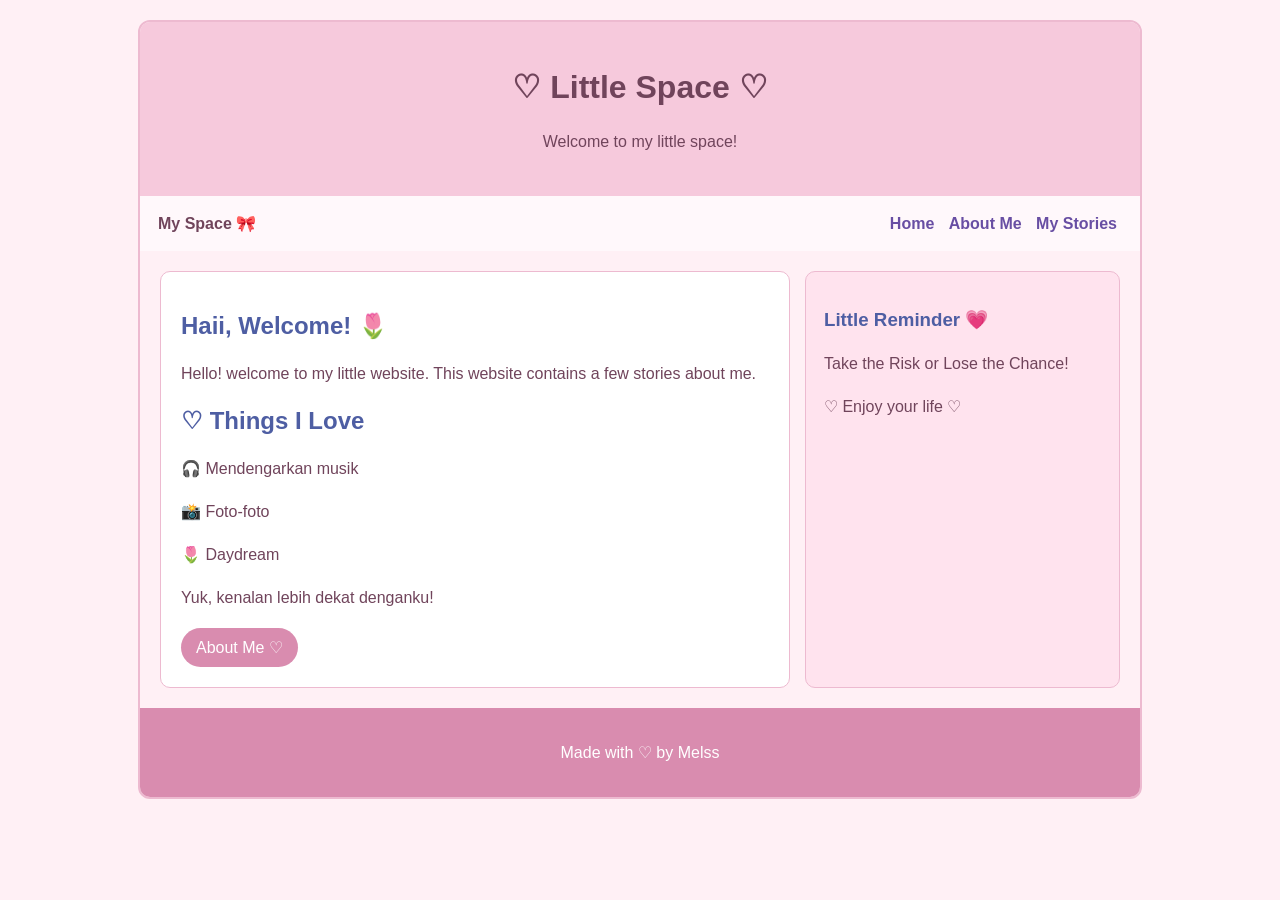
<file: Pertemuan3/index.html>
<!DOCTYPE html>
<html lang="id">
<head>
    <meta charset="UTF-8">
    <title>My Little Space</title>
    <link rel="stylesheet" href="style.css">
</head>
<body>

<div class="container">

    <header>
        <h1>♡ Little Space ♡</h1>
        <p>Welcome to my little space!</p>
    </header>

    <nav>
        <b>My Space 🎀</b>
        <div>
            <a href="index.html">Home</a>
            <a href="datadiri.html">About Me</a>
            <a href="mystories.html">My Stories</a>
        </div>
    </nav>

    <section>
        <article>
            <h2>Haii, Welcome! 🌷</h2>
            <p>
                Hello! welcome to my little website. 
                This website contains a few stories about me.
            </p>

            <h2>♡ Things I Love</h2>
            <p>🎧 Mendengarkan musik</p>
            <p>📸 Foto-foto</p>
            <p>🌷 Daydream</p>

            <p>
                Yuk, kenalan lebih dekat denganku!
            </p>
            <a class="tombol" href="datadiri.html">
                About Me ♡
            </a>
        </article>

        <aside>
            <h3>Little Reminder 💗</h3>
            <p>
                Take the Risk or Lose the Chance!
            </p>
            <p>♡ Enjoy your life ♡</p>
        </aside>
    </section>

    <footer>
        <p>Made with ♡ by Melss</p>
    </footer>

</div>

</body>
</html>
</file>
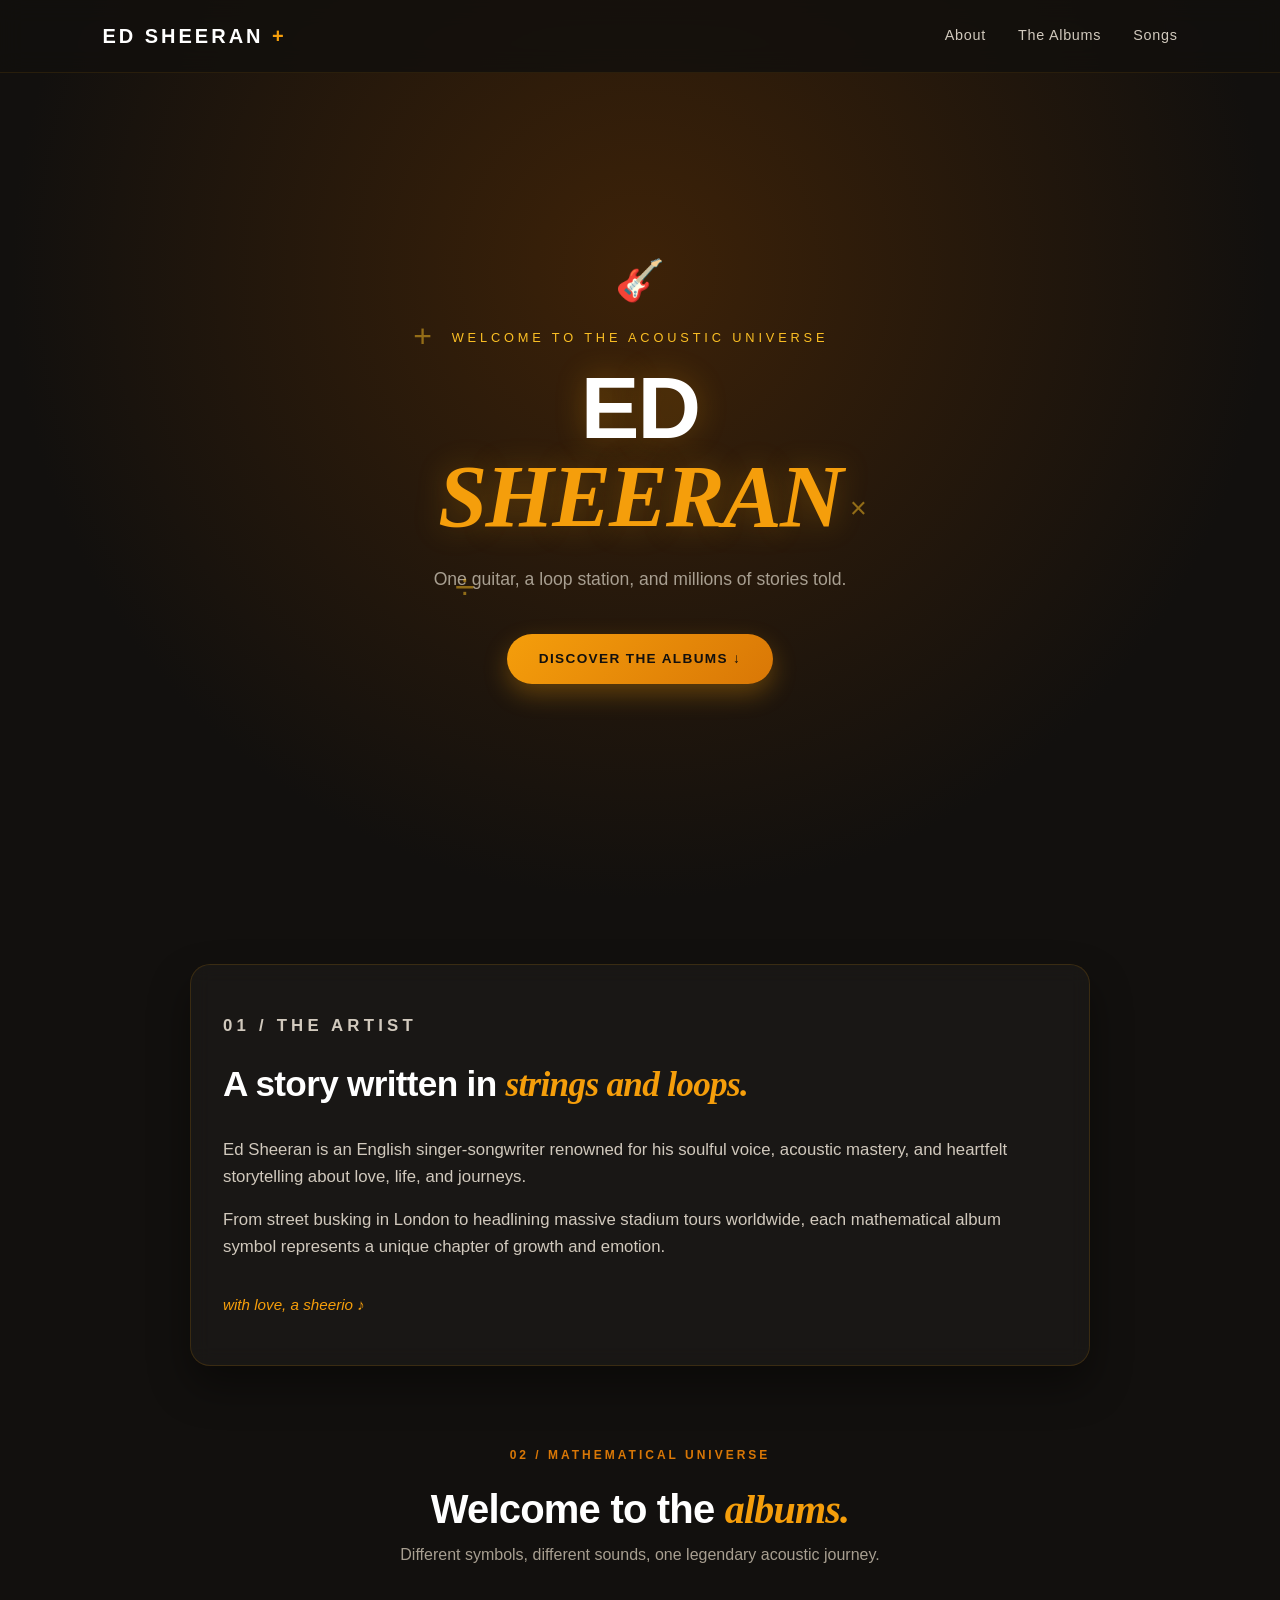
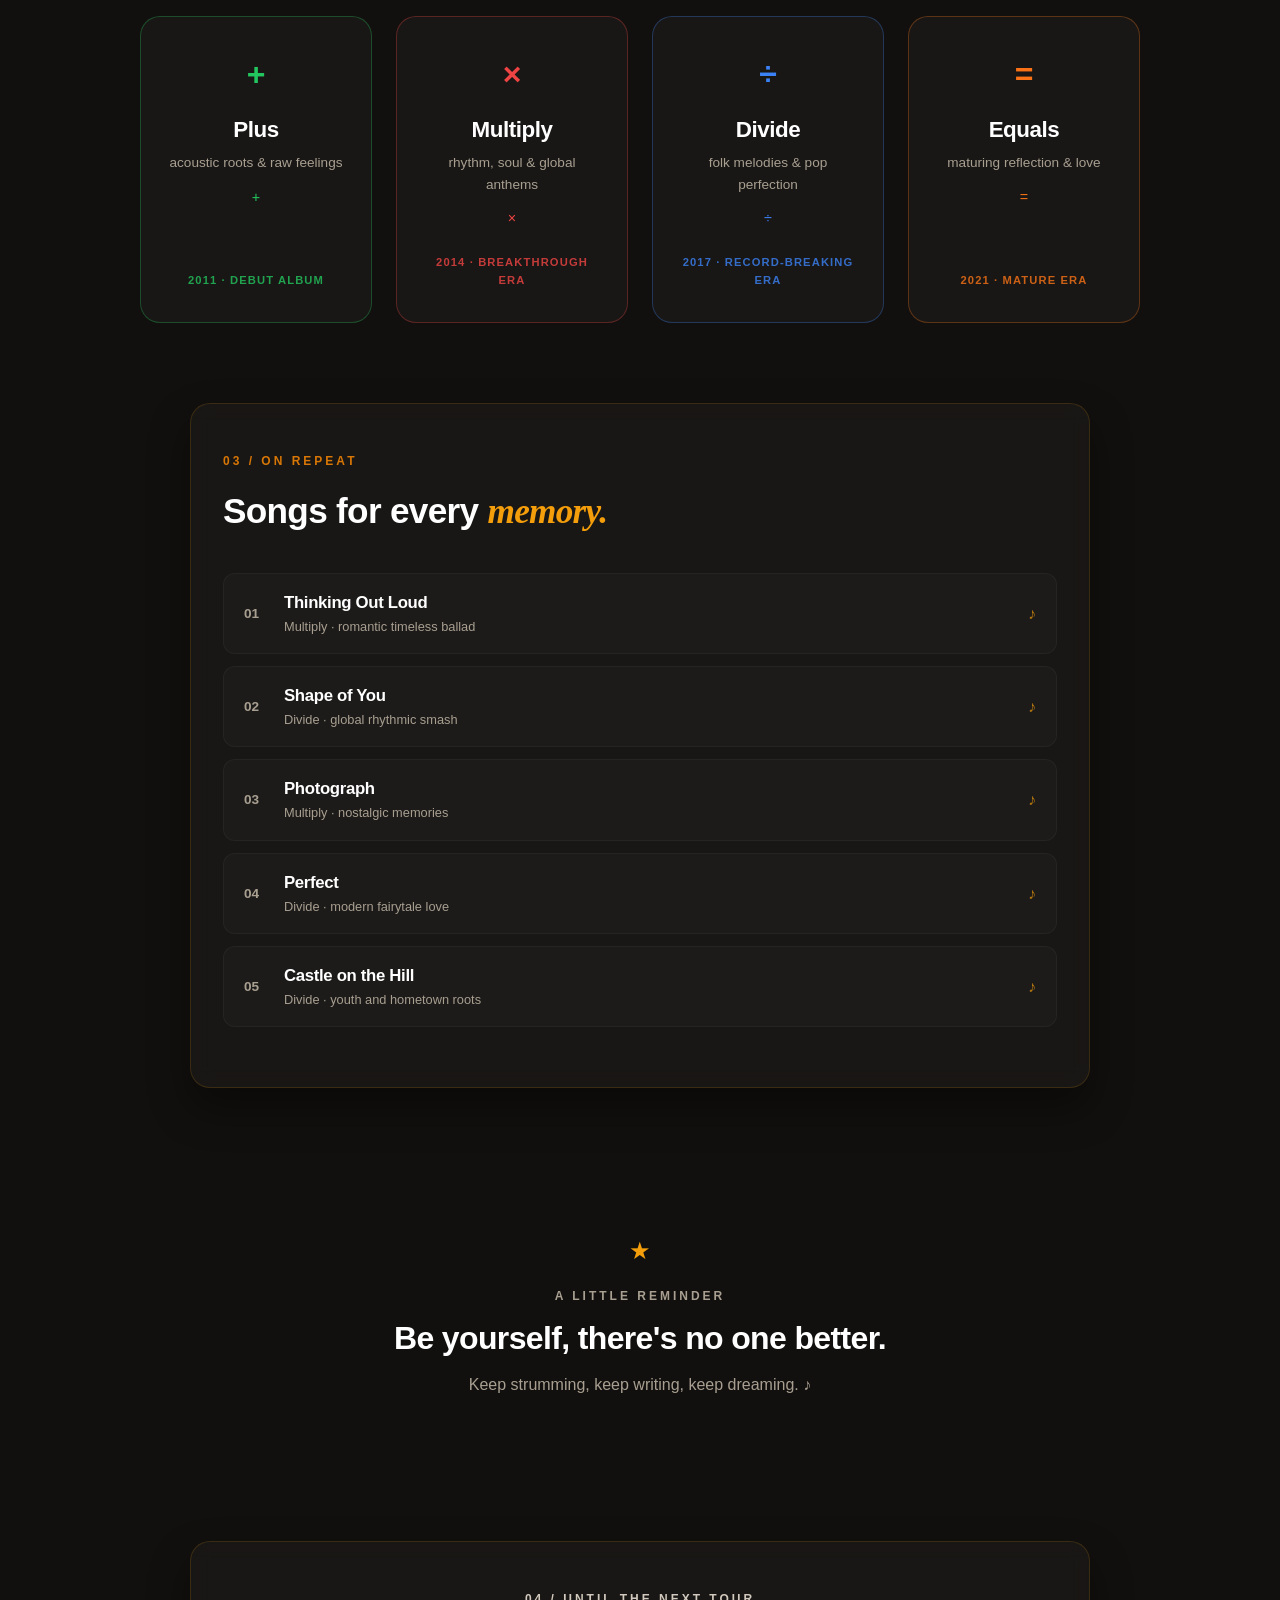
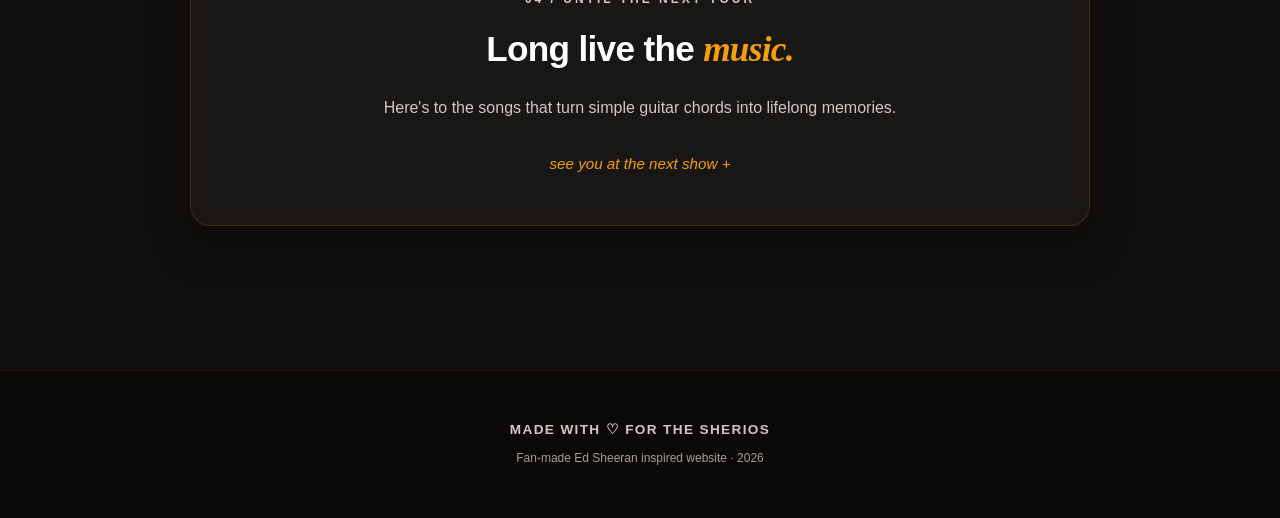
<file: Pertemuan4/index.html>
<!DOCTYPE html>
<html lang="id">
<head>
    <meta charset="UTF-8">
    <meta name="viewport" content="width=device-width, initial-scale=1.0">
    <title>Ed Sheeran | Acoustic & Loop World</title>
    <link rel="stylesheet" href="style.css">
</head>
<body>

    <header id="top">
        <nav>
            <a href="#top" class="logo">ED SHEERAN <span>+</span></a>
            <div class="nav-links">
                <a href="#about">About</a>
                <a href="#eras">The Albums</a>
                <a href="#songs">Songs</a>
            </div>
        </nav>

        <div class="hero">
            <div class="moon">🎸</div>
            <p class="eyebrow">WELCOME TO THE ACOUSTIC UNIVERSE</p>
            <h1>ED<br><em>SHEERAN</em></h1>
            <p class="hero-text">
                One guitar, a loop station, and millions of stories told.
            </p>
            <a href="#eras" class="hero-button">DISCOVER THE ALBUMS ↓</a>
            <span class="floating-star star-one">+</span>
            <span class="floating-star star-two">×</span>
            <span class="floating-star star-three">÷</span>
        </div>
        <div class="wave"></div>
    </header>

    <main>
        <section id="about" class="about section-card">
            <p class="section-label">01 / THE ARTIST</p>
            <h2>A story written in <em>strings and loops.</em></h2>
            <p>
                Ed Sheeran is an English singer-songwriter renowned for his soulful voice,
                acoustic mastery, and heartfelt storytelling about love, life, and journeys.
            </p>
            <p>
                From street busking in London to headlining massive stadium tours worldwide,
                each mathematical album symbol represents a unique chapter of growth and emotion.
            </p>
            <div class="signature">with love, a sheerio ♪</div>
        </section>

        <section id="eras" class="eras-section">
            <p class="section-label">02 / MATHEMATICAL UNIVERSE</p>
            <h2>Welcome to the <em>albums.</em></h2>
            <p class="intro">
                Different symbols, different sounds, one legendary acoustic journey.
            </p>

            <div class="era-grid">
                <article class="era-card era-1989">
                    <div class="era-art">
                        <span class="era-icon">+</span>
                        <h3>Plus</h3>
                        <p>acoustic roots & raw feelings</p>
                        <span class="mini-star">+</span>
                    </div>
                    <p class="era-year">2011 · DEBUT ALBUM</p>
                </article>

                <article class="era-card era-midnights">
                    <div class="era-art">
                        <span class="era-icon">×</span>
                        <h3>Multiply</h3>
                        <p>rhythm, soul & global anthems</p>
                        <span class="mini-star">×</span>
                    </div>
                    <p class="era-year">2014 · BREAKTHROUGH ERA</p>
                </article>

                <article class="era-card era-poets">
                    <div class="era-art">
                        <span class="era-icon">÷</span>
                        <h3>Divide</h3>
                        <p>folk melodies & pop perfection</p>
                        <span class="mini-star">÷</span>
                    </div>
                    <p class="era-year">2017 · RECORD-BREAKING ERA</p>
                </article>

                <article class="era-card era-lover">
                    <div class="era-art">
                        <span class="era-icon">=</span>
                        <h3>Equals</h3>
                        <p>maturing reflection & love</p>
                        <span class="mini-star">=</span>
                    </div>
                    <p class="era-year">2021 · MATURE ERA</p>
                </article>
            </div>
        </section>

        <section id="songs" class="songs-section section-card">
            <p class="section-label">03 / ON REPEAT</p>
            <h2>Songs for every <em>memory.</em></h2>

            <div class="song">
                <span class="song-number">01</span>
                <div class="song-info">
                    <h3>Thinking Out Loud</h3>
                    <p>Multiply · romantic timeless ballad</p>
                </div>
                <span class="song-note">♪</span>
            </div>

            <div class="song">
                <span class="song-number">02</span>
                <div class="song-info">
                    <h3>Shape of You</h3>
                    <p>Divide · global rhythmic smash</p>
                </div>
                <span class="song-note">♪</span>
            </div>

            <div class="song">
                <span class="song-number">03</span>
                <div class="song-info">
                    <h3>Photograph</h3>
                    <p>Multiply · nostalgic memories</p>
                </div>
                <span class="song-note">♪</span>
            </div>

            <div class="song">
                <span class="song-number">04</span>
                <div class="song-info">
                    <h3>Perfect</h3>
                    <p>Divide · modern fairytale love</p>
                </div>
                <span class="song-note">♪</span>
            </div>

            <div class="song">
                <span class="song-number">05</span>
                <div class="song-info">
                    <h3>Castle on the Hill</h3>
                    <p>Divide · youth and hometown roots</p>
                </div>
                <span class="song-note">♪</span>
            </div>
        </section>

        <section class="quote-section">
            <span class="quote-star">★</span>
            <p class="section-label">A LITTLE REMINDER</p>
            <h2>Be yourself, there's no one better.</h2>
            <p>Keep strumming, keep writing, keep dreaming. ♪</p>
        </section>

        <section class="ending section-card">
            <p class="section-label">04 / UNTIL THE NEXT TOUR</p>
            <h2>Long live the <em>music.</em></h2>
            <p>
                Here's to the songs that turn simple guitar chords
                into lifelong memories.
            </p>
            <div class="signature">see you at the next show +</div>
        </section>
    </main>

    <footer>
        <p>MADE WITH ♡ FOR THE SHERIOS</p>
        <small>Fan-made Ed Sheeran inspired website · 2026</small>
    </footer>

    <button id="scrollTopBtn" aria-label="Kembali ke atas"
            title="Back to top">↑</button>

    <script src="script.js"></script>
</body>
</html>
</file>
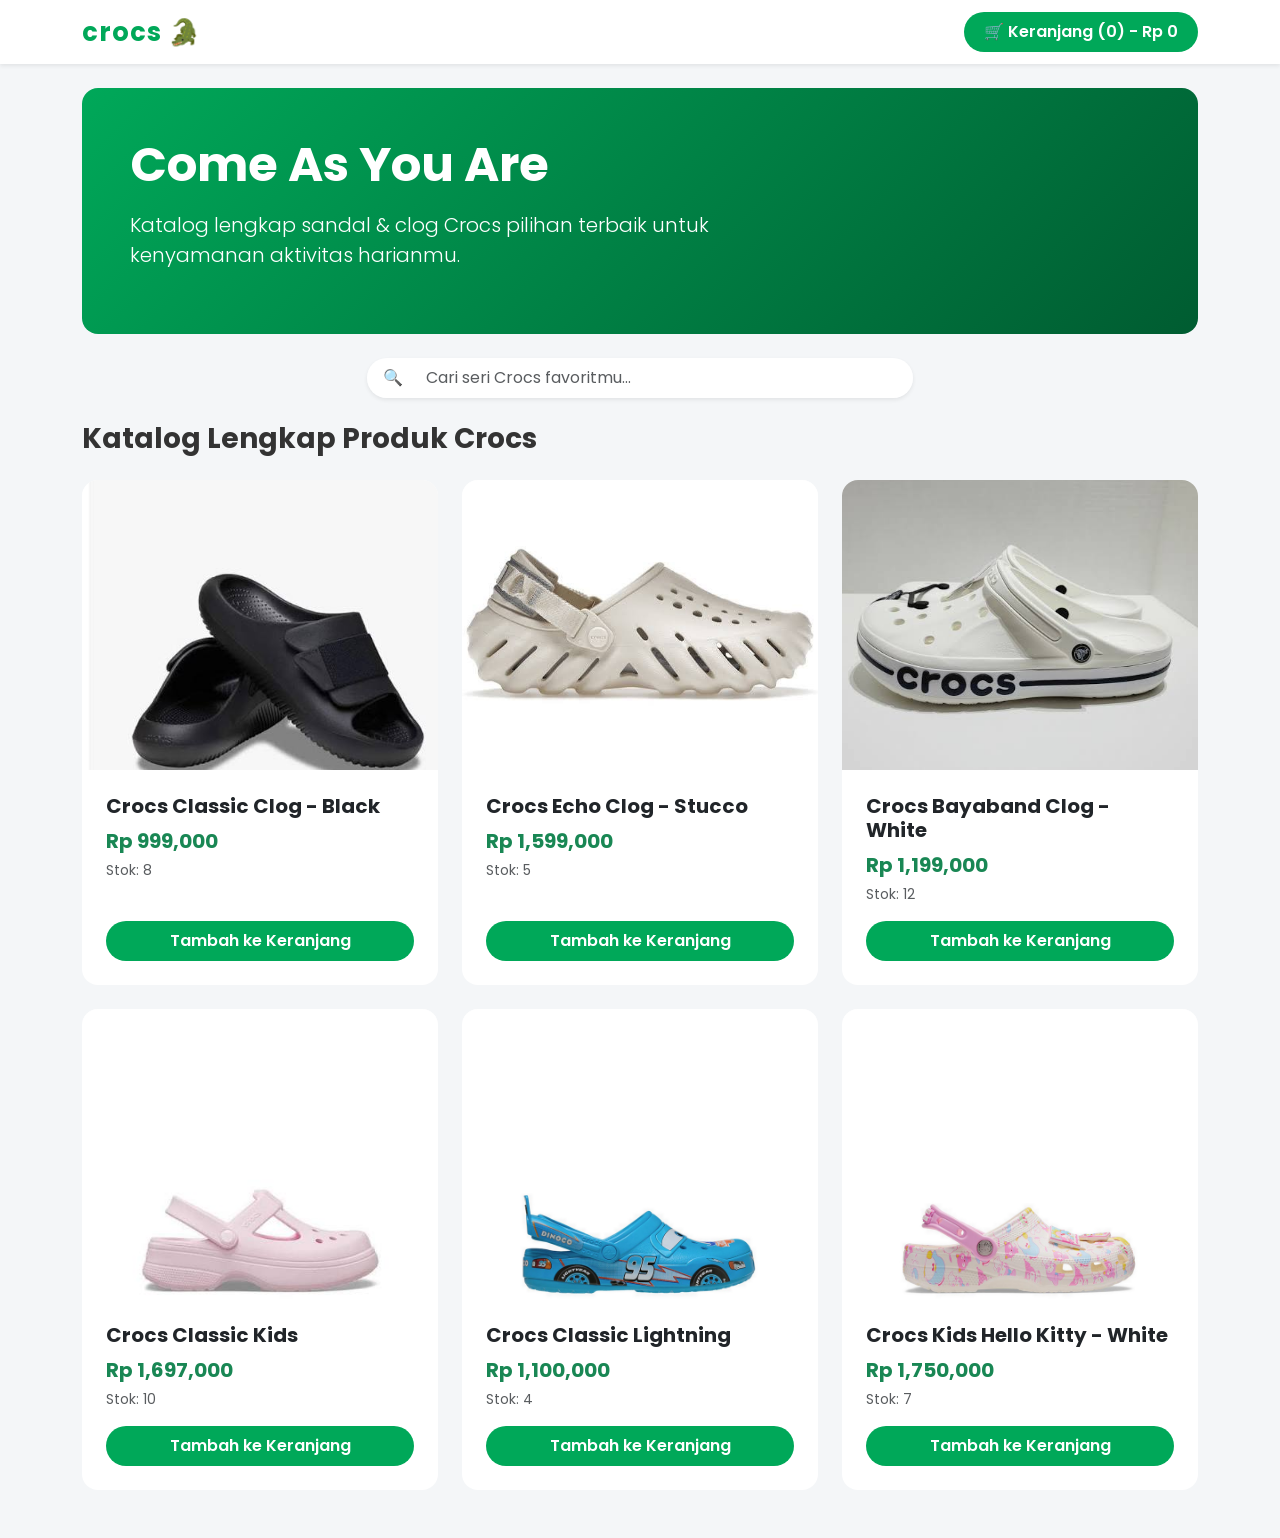
<file: Pertemuan5/index.html>
<!DOCTYPE html>
<html lang="id">
<head>
    <meta charset="UTF-8">
    <meta name="viewport" content="width=device-width, initial-scale=1.0">
    <title>Crocs Official Store - Latihan 5</title>
   
    <link href="https://cdn.jsdelivr.net/npm/bootstrap@5.3.0/dist/css/bootstrap.min.css" rel="stylesheet">
    <!-- Google Fonts -->
    <link href="https://fonts.googleapis.com/css2?family=Poppins:wght@400;600;700&display=swap" rel="stylesheet">
   
    <link rel="stylesheet" href="style.css">
</head>
<body>

   
    <nav class="navbar navbar-expand-lg navbar-light bg-white shadow-sm sticky-top mb-4">
        <div class="container">
            <a class="navbar-brand" href="#">crocs 🐊</a>
            <div class="d-flex align-items-center">
                <button id="toggleCartBtn" class="btn btn-crocs">
                    🛒 Keranjang (<span id="cartCount">0</span>) - Rp <span id="cartTotal">0</span>
                </button>
            </div>
        </div>
    </nav>

    <div class="container mb-5">
        
        <div class="p-4 p-md-5 mb-4 rounded-4 text-white banner-promo">
            <div class="col-md-8 px-0">
                <h1 class="display-5 fw-bold">Come As You Are</h1>
                <p class="lead my-3">Katalog lengkap sandal & clog Crocs pilihan terbaik untuk kenyamanan aktivitas harianmu.</p>
            </div>
        </div>

        <div class="row mb-4">
            <div class="col-md-6 mx-auto">
                <div class="input-group shadow-sm rounded-pill overflow-hidden">
                    <span class="input-group-text bg-white border-0 ps-3">🔍</span>
                    <input type="text" id="searchInput" class="form-control border-0 py-2" placeholder="Cari seri Crocs favoritmu...">
                </div>
            </div>
        </div>

        <div id="cartPanel" class="card shadow-lg mb-4 cart-panel">
            <div class="card-header bg-dark text-white d-flex justify-content-between align-items-center py-3">
                <h5 class="mb-0 fw-bold">🛒 Keranjang Belanja Crocs</h5>
                <button id="clearCartBtn" class="btn btn-sm btn-outline-danger rounded-pill">Kosongkan Keranjang</button>
            </div>
            <div class="card-body">
                <ul id="cartList" class="list-group list-group-flush mb-3">
                    <li class="list-group-item text-muted text-center py-3">Keranjangmu masih kosong. Yuk pilih Crocs favoritmu!</li>
                </ul>
                <div class="d-flex justify-content-between align-items-center fw-bold fs-5 px-2">
                    <span>Total Harga:</span>
                    <span class="text-success">Rp <span id="cartPanelTotal">0</span></span>
                </div>
                <button id="checkoutBtn" class="btn btn-crocs w-100 mt-3 py-2 fs-6">Checkout Sekarang</button>
            </div>
        </div>

        <div id="orderSummary" class="mt-4"></div>

        
        <h3 class="fw-bold mb-4">Katalog Lengkap Produk Crocs</h3>
        <div id="productContainer" class="row g-4">
       
        </div>
    </div>

    <script src="https://code.jquery.com/jquery-3.6.0.min.js"></script>
    <script src="https://cdn.jsdelivr.net/npm/bootstrap@5.3.0/dist/js/bootstrap.bundle.min.js"></script>

    <script>
       
        const products = [

        { id: 1, nama: "Crocs Classic Clog - Black", harga: 999000, stok: 8, img: "images/Crocs Mellow Recovery Slide.jpg" },
        { id: 2, nama: "Crocs Echo Clog - Stucco", harga: 1599000, stok: 5, img: "images/Crocs Echo Clog - Stucco.jpg" },
        { id: 3, nama: "Crocs Bayaband Clog - White", harga: 1199000, stok: 12, img: "images/Crocs Bayaband Clog - White.jpg" },
        { id: 4, nama: "Crocs Classic Kids", harga: 1697000, stok: 10, img: "images/Crocs classic Kids Mary Jane.jpg" },
        { id: 5, nama: "Crocs Classic Lightning", harga: 1100000, stok: 4, img: "images/Crocs classic Lightning McQueen.jpg" },
        { id: 6, nama: "Crocs Kids Hello Kitty - White", harga: 1750000, stok: 7, img: "images/Crocs Hello Kitty.jpg" },
   
        ];

        let cart = [];

        $(document).ready(function() {
            renderProducts();

          
            $("#toggleCartBtn").click(function() {
                $("#cartPanel").fadeToggle("fast");
            });

            $("#searchInput").on("keyup", function() {
                let keyword = $(this).val().toLowerCase();
                
                $(".product-card-wrapper").each(function() {
                    let productName = $(this).data("name").toLowerCase();
                    $(this).toggle(productName.indexOf(keyword) > -1);
                });
            });

            $("#clearCartBtn").click(function() {
                if (cart.length === 0) {
                    alert("Keranjang belanja sudah kosong!");
                    return;
                }

               
                if (confirm("Apakah Anda yakin ingin mengosongkan keranjang belanja?")) {
                    cart.forEach(cartItem => {
                        let product = products.find(p => p.id === cartItem.id);
                        if (product) {
                            product.stok += cartItem.qty;
                            document.getElementById(`stock-${product.id}`).innerText = "Stok: " + product.stok;
                        }
                    });

                    cart = [];
                    $("#cartList").empty().html('<li class="list-group-item text-muted text-center py-3">Keranjangmu masih kosong. Yuk pilih Crocs favoritmu!</li>');
                    updateCartDisplay();
                }
            });

            $("#checkoutBtn").click(function() {
                if (cart.length === 0) {
                    alert("Keranjang Anda masih kosong. Silakan pilih produk terlebih dahulu!");
                    return;
                }

                let namaPembeli = prompt("Masukkan nama pembeli untuk pesanan Crocs:");
                if (namaPembeli) {
                    let totalHargaStr = cart.reduce((sum, item) => sum + (item.harga * item.qty), 0);

                    let listItemsHTML = cart.map(item => 
                        `<li class="list-group-item d-flex justify-content-between align-items-center">
                            <span>${item.nama} <strong>(x${item.qty})</strong></span>
                            <span>Rp ${(item.harga * item.qty).toLocaleString()}</span>
                        </li>`
                    ).join("");

                    let ringkasanHTML = `
                        <div class="alert alert-success shadow border-0 rounded-4 p-4">
                            <h4 class="alert-heading fw-bold">🎉 Pesanan Berhasil Dibuat!</h4>
                            <p>Terima kasih telah berbelanja di Crocs Official Store, <strong>${namaPembeli}</strong>.</p>
                            <hr>
                            <h6 class="fw-bold">Rincian Pembelian:</h6>
                            <ul class="list-group mb-3">
                                ${listItemsHTML}
                            </ul>
                            <div class="d-flex justify-content-between align-items-center fw-bold fs-5">
                                <span>Total Pembayaran:</span>
                                <span>Rp ${totalHargaStr.toLocaleString()}</span>
                            </div>
                        </div>
                    `;
                    
                    $("#orderSummary").html(ringkasanHTML);
                    
                    cart = [];
                    $("#cartList").empty().html('<li class="list-group-item text-muted text-center py-3">Keranjangmu masih kosong. Yuk pilih Crocs favoritmu!</li>');
                    updateCartDisplay();
                    $("#cartPanel").fadeOut();

                    $('html, body').animate({
                        scrollTop: $("#orderSummary").offset().top - 100
                    }, 500);
                }
            });
        });

        function renderProducts() {
            const container = document.getElementById("productContainer");
            container.innerHTML = "";

            products.forEach(product => {
                const colDiv = document.createElement("div");
                colDiv.className = "col-12 col-md-6 col-lg-4 product-card-wrapper";
                colDiv.setAttribute("data-name", product.nama);

                const cardDiv = document.createElement("div");
                cardDiv.className = "card card-product h-100";

                const img = document.createElement("img");
                img.src = product.img;
                img.className = "card-img-top product-img";
                img.alt = product.nama;

                const cardBody = document.createElement("div");
                cardBody.className = "card-body d-flex flex-column p-4";

                const title = document.createElement("h5");
                title.className = "card-title fw-bold mb-2";
                title.appendChild(document.createTextNode(product.nama));

                const price = document.createElement("p");
                price.className = "card-text text-success fs-5 fw-bold mb-1";
                price.appendChild(document.createTextNode("Rp " + product.harga.toLocaleString()));

                const stock = document.createElement("p");
                stock.className = "card-text text-muted small mb-3";
                stock.id = `stock-${product.id}`;
                stock.appendChild(document.createTextNode("Stok: " + product.stok));

                const btn = document.createElement("button");
                btn.className = "btn btn-crocs w-100 mt-auto";
                btn.appendChild(document.createTextNode("Tambah ke Keranjang"));
                btn.onclick = function() {
                    addToCart(product.id);
                };

                cardBody.appendChild(title);
                cardBody.appendChild(price);
                cardBody.appendChild(stock);
                cardBody.appendChild(btn);

                cardDiv.appendChild(img);
                cardDiv.appendChild(cardBody);

                colDiv.appendChild(cardDiv);
                container.appendChild(colDiv);
            });
        }

   
        function addToCart(productId) {
            let product = products.find(p => p.id === productId);

            if (product.stok <= 0) {
                alert("Maaf! Stok untuk produk " + product.nama + " sudah habis.");
                return;
            }

            product.stok--;
            document.getElementById(`stock-${product.id}`).innerText = "Stok: " + product.stok;

            let cartItem = cart.find(item => item.id === productId);
            if (cartItem) {
                cartItem.qty++;
            } else {
                cart.push({ id: product.id, nama: product.nama, harga: product.harga, qty: 1 });
            }

            updateCartUI();
        }

      
        function updateCartUI() {
            let cartList = $("#cartList");
            cartList.empty();

            if (cart.length === 0) {
                cartList.html('<li class="list-group-item text-muted text-center py-3">Keranjangmu masih kosong. Yuk pilih Crocs favoritmu!</li>');
            } else {
                cart.forEach(item => {
                    let li = $(`
                        <li class="list-group-item d-flex justify-content-between align-items-center py-3">
                            <div>
                                <h6 class="mb-0 fw-bold">${item.nama}</h6>
                                <small class="text-muted">${item.qty} x Rp ${item.harga.toLocaleString()}</small>
                            </div>
                            <button class="btn btn-sm btn-outline-danger remove-item rounded-pill" data-id="${item.id}">Hapus</button>
                        </li>
                    `);
        
                    li.hide().appendTo(cartList).fadeIn(300);
                });
            }

            $(".remove-item").click(function() {
                let id = $(this).data("id");
                removeItemFromCart(id, $(this).closest("li"));
            });

            updateCartDisplay();
        }
        function removeItemFromCart(productId, liElement) {
            // 4. Pop-up confirm() sebelum hapus
            if (confirm("Apakah Anda yakin ingin menghapus item ini dari keranjang?")) {
                let index = cart.findIndex(item => item.id === productId);
                if (index !== -1) {
                    let removed = cart[index];
                    
                    let product = products.find(p => p.id === productId);
                    product.stok += removed.qty;
                    document.getElementById(`stock-${product.id}`).innerText = "Stok: " + product.stok;

                    cart.splice(index, 1);
                }

                liElement.fadeOut(300, function() {
                    $(this).remove();
                    if (cart.length === 0) {
                        $("#cartList").html('<li class="list-group-item text-muted text-center py-3">Keranjangmu masih kosong. Yuk pilih Crocs favoritmu!</li>');
                    }
                    updateCartDisplay();
                });
            }
        }

       
        function updateCartDisplay() {
            let totalItems = cart.reduce((sum, item) => sum + item.qty, 0);
            let totalPrice = cart.reduce((sum, item) => sum + (item.harga * item.qty), 0);

            $("#cartCount").text(totalItems);
            $("#cartTotal").text(totalPrice.toLocaleString());
            $("#cartPanelTotal").text(totalPrice.toLocaleString());
        }
    </script>
</body>
</html>
</file>
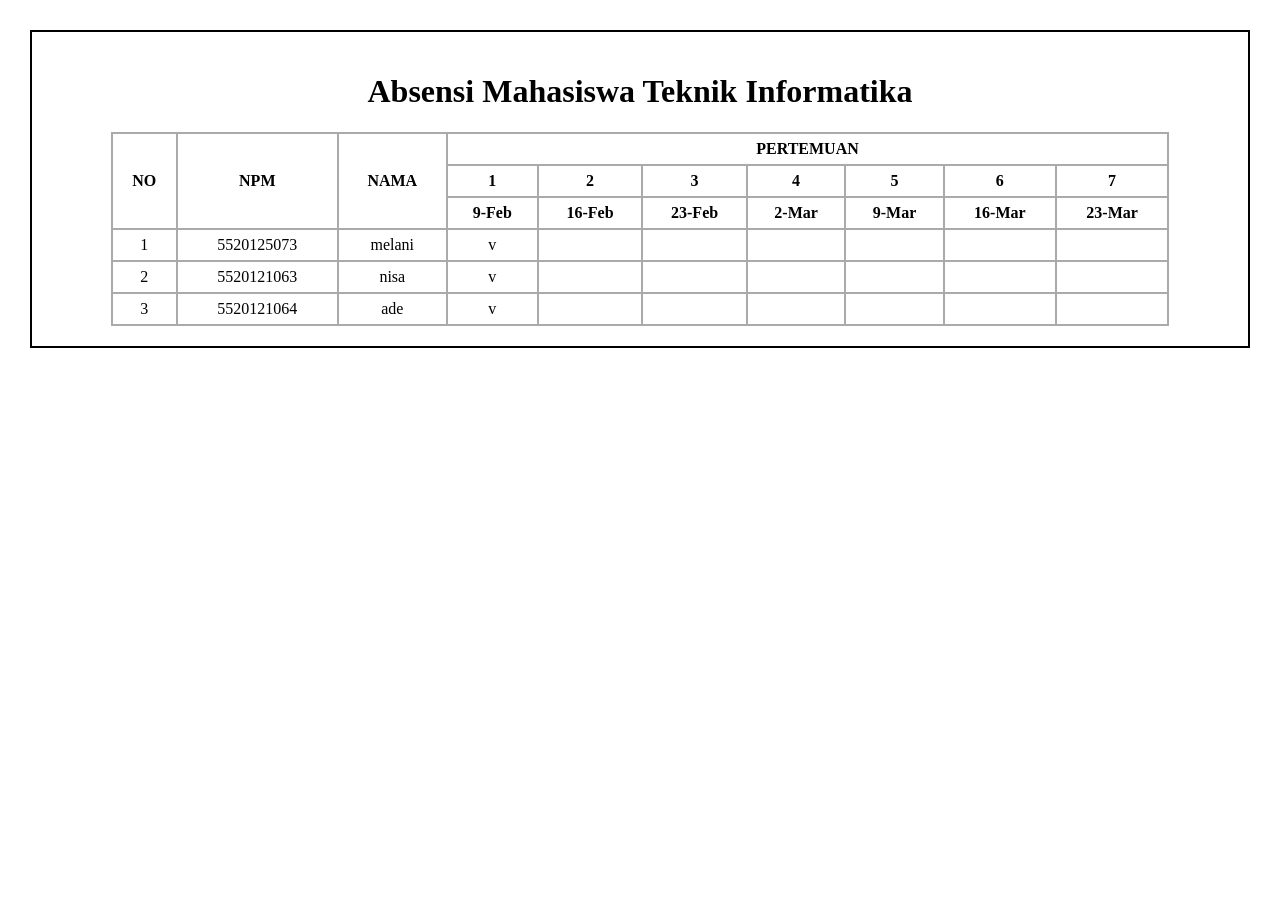
<file: Pertemuan2/no1.html>
<!DOCTYPE html>
<html lang="id">
<head>
    <meta charset="UTF-8">
    <title>Absensi Mahasiswa</title>
    <style>
        body {
            font-family: "Times New Roman", serif;
            margin: 30px;
        }

        .container {
            border: 2px solid black;
            padding: 20px;
        }

        h1 {
            text-align: center;
            font-size: 32px;
        }

        table {
            border-collapse: collapse;
            width: 90%;
            margin: auto;
            text-align: center;
        }

        th, td {
            border: 2px solid #aaa;
            padding: 6px;
        }
    </style>
</head>
<body>

<div class="container">
    <h1>Absensi Mahasiswa Teknik Informatika</h1>

    <table>
        <tr>
            <th rowspan="3">NO</th>
            <th rowspan="3">NPM</th>
            <th rowspan="3">NAMA</th>
            <th colspan="7">PERTEMUAN</th>
        </tr>

        <tr>
            <th>1</th>
            <th>2</th>
            <th>3</th>
            <th>4</th>
            <th>5</th>
            <th>6</th>
            <th>7</th>
        </tr>

        <tr>
            <th>9-Feb</th>
            <th>16-Feb</th>
            <th>23-Feb</th>
            <th>2-Mar</th>
            <th>9-Mar</th>
            <th>16-Mar</th>
            <th>23-Mar</th>
        </tr>

        <tr>
            <td>1</td>
            <td>5520125073</td>
            <td>melani</td>
            <td>v</td>
            <td></td><td></td><td></td>
            <td></td><td></td><td></td>
        </tr>

        <tr>
            <td>2</td>
            <td>5520121063</td>
            <td>nisa</td>
            <td>v</td>
            <td></td><td></td><td></td>
            <td></td><td></td><td></td>
        </tr>

        <tr>
            <td>3</td>
            <td>5520121064</td>
            <td>ade</td>
            <td>v</td>
            <td></td><td></td><td></td>
            <td></td><td></td><td></td>
        </tr>
    </table>
</div>

</body>
</html>
</file>
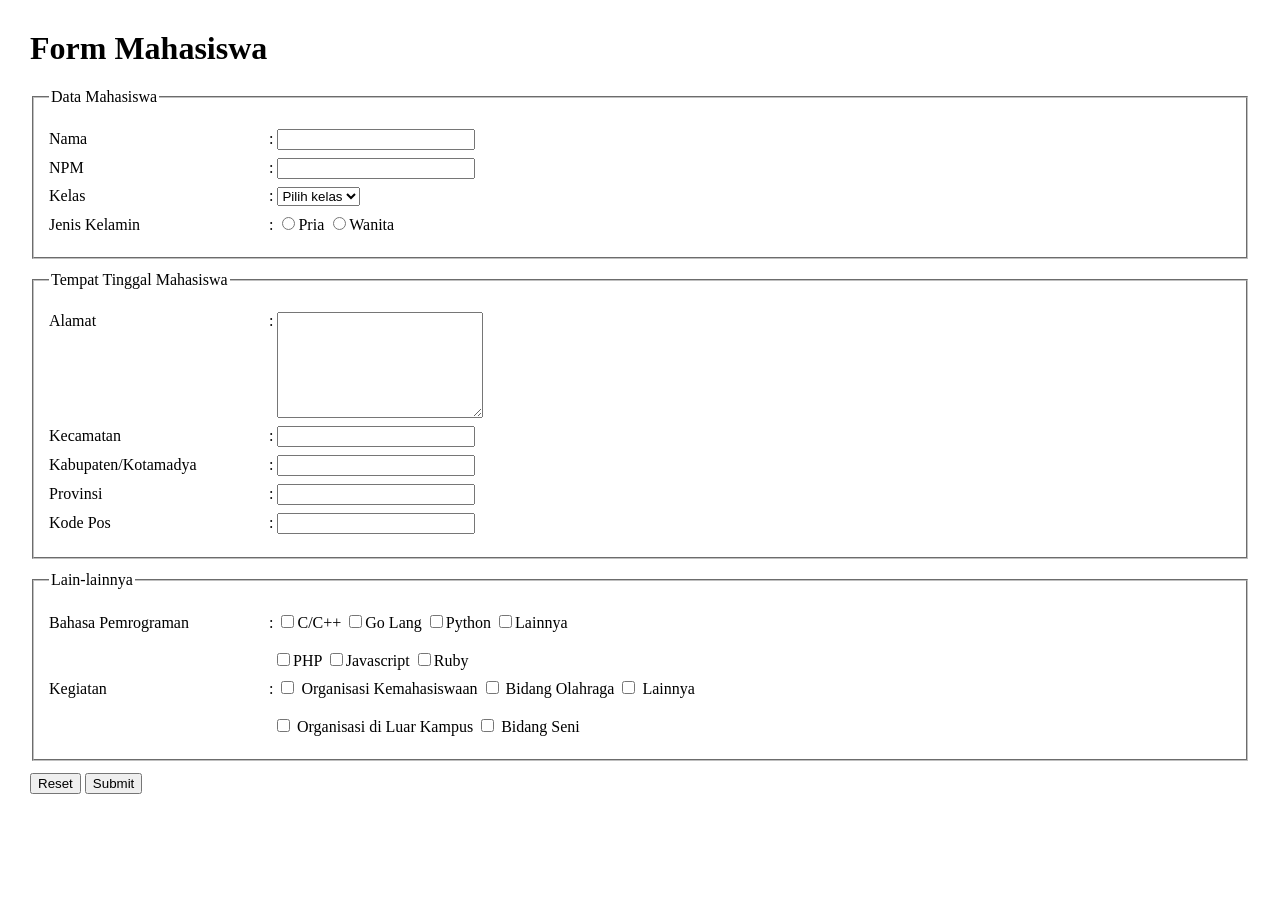
<file: Pertemuan2/no2.html>
<!DOCTYPE html>
<html lang="id">
<head>
    <meta charset="UTF-8">
    <title>Form Mahasiswa</title>

    <style>
        body {
            font-family: "Times New Roman", serif;
            margin: 30px;
        }

        h1 {
            font-size: 32px;
        }

        fieldset {
            margin-bottom: 12px;
            padding: 15px;
        }

        .baris {
            margin: 8px 0;
        }

        .label {
            display: inline-block;
            width: 220px;
        }

        input[type="text"] {
            width: 190px;
        }

        textarea {
            width: 200px;
            height: 100px;
            vertical-align: top;
        }
    </style>
</head>

<body>

<h1>Form Mahasiswa</h1>

<form>
    <fieldset>
        <legend>Data Mahasiswa</legend>

        <div class="baris">
            <label class="label" for="nama">Nama</label>:
            <input type="text" id="nama" name="nama">
        </div>

        <div class="baris">
            <label class="label" for="npm">NPM</label>:
            <input type="text" id="npm" name="npm">
        </div>

        <div class="baris">
            <label class="label" for="kelas">Kelas</label>:
            <select id="kelas" name="kelas">
                <option value="">Pilih kelas</option>
                <option>A</option>
                <option>B</option>
                <option>C</option>
            </select>
        </div>

        <div class="baris">
            <span class="label">Jenis Kelamin</span>:
            <input type="radio" name="jk" value="Pria">Pria
            <input type="radio" name="jk" value="Wanita">Wanita
        </div>
    </fieldset>

    <fieldset>
        <legend>Tempat Tinggal Mahasiswa</legend>

        <div class="baris">
            <label class="label" for="alamat">Alamat</label>:
            <textarea id="alamat" name="alamat"></textarea>
        </div>

        <div class="baris">
            <label class="label" for="kecamatan">Kecamatan</label>:
            <input type="text" id="kecamatan" name="kecamatan">
        </div>

        <div class="baris">
            <label class="label" for="kabupaten">
                Kabupaten/Kotamadya
            </label>:
            <input type="text" id="kabupaten" name="kabupaten">
        </div>

        <div class="baris">
            <label class="label" for="provinsi">Provinsi</label>:
            <input type="text" id="provinsi" name="provinsi">
        </div>

        <div class="baris">
            <label class="label" for="kodepos">Kode Pos</label>:
            <input type="text" id="kodepos" name="kodepos">
        </div>
    </fieldset>

    <fieldset>
        <legend>Lain-lainnya</legend>

        <div class="baris">
            <span class="label">Bahasa Pemrograman</span>:

            <input type="checkbox" name="bahasa" value="C/C++">C/C++
            <input type="checkbox" name="bahasa" value="Go Lang">Go Lang
            <input type="checkbox" name="bahasa" value="Python">Python
            <input type="checkbox" name="bahasa" value="Lainnya">Lainnya

            <br><br>

            <span class="label"></span>
            <input type="checkbox" name="bahasa" value="PHP">PHP
            <input type="checkbox" name="bahasa" value="Javascript">Javascript
            <input type="checkbox" name="bahasa" value="Ruby">Ruby
        </div>

        <div class="baris">
            <span class="label">Kegiatan</span>:

            <input type="checkbox" name="kegiatan" value="Organisasi Kemahasiswaan">
            Organisasi Kemahasiswaan

            <input type="checkbox" name="kegiatan" value="Bidang Olahraga">
            Bidang Olahraga

            <input type="checkbox" name="kegiatan" value="Lainnya">
            Lainnya

            <br><br>

            <span class="label"></span>
            <input type="checkbox" name="kegiatan" value="Organisasi di Luar Kampus">
            Organisasi di Luar Kampus

            <input type="checkbox" name="kegiatan" value="Bidang Seni">
            Bidang Seni
        </div>
    </fieldset>

    <button type="reset">Reset</button>
    <button type="submit">Submit</button>
</form>

</body>
</html>
</file>
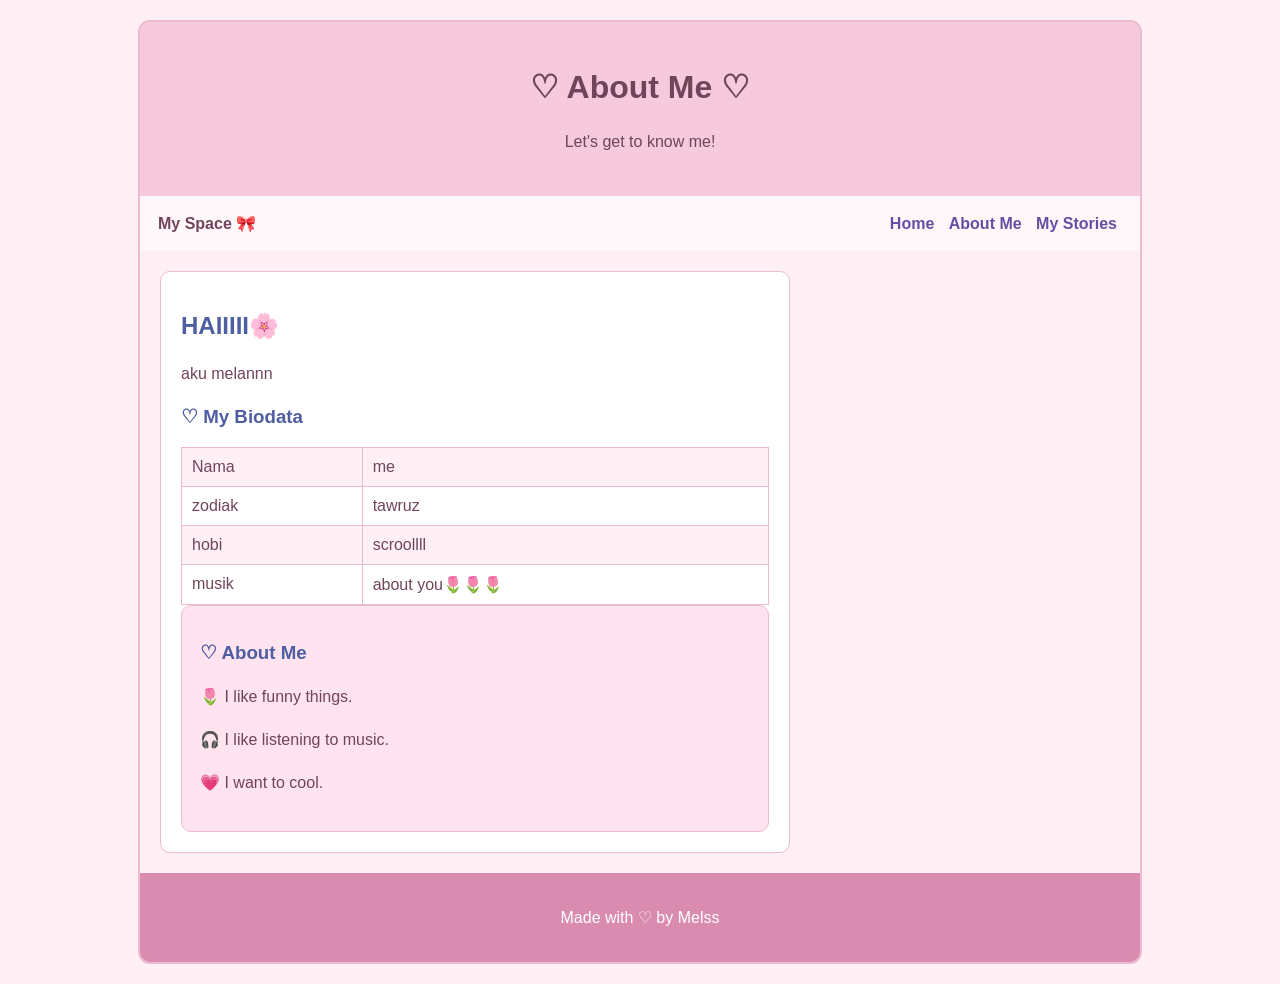
<file: Pertemuan3/datadiri.html>
<!DOCTYPE html>
<html lang="id">
<head>
    <meta charset="UTF-8">
    <title>About Me</title>
    <link rel="stylesheet" href="style.css">
</head>
<body>

<div class="container">

    <header>
        <h1>♡ About Me ♡</h1>
        <p>Let's get to know me!</p>
    </header>

    <nav>
        <b>My Space 🎀</b>
        <div>
            <a href="index.html">Home</a>
            <a href="datadiri.html">About Me</a>
            <a href="mystories.html">My Stories</a>
        </div>
    </nav>

    <section>
        <article>
            <h2>HAIIIII🌸</h2>

            <p>aku melannn</p>

            <h3>♡ My Biodata</h3>

            <table>
                <tr>
                    <td>Nama</td>
                    <td>me</td>
                </tr>
                <tr>
                    <td>zodiak</td>
                    <td>tawruz</td>
                </tr>
                <tr>
                    <td>hobi</td>
                    <td>scroollll</td>
                </tr>
                <tr>
                    <td>musik</td>
                    <td>about you🌷🌷🌷</td>
                </tr>
            </table>

        <aside>
            <h3>♡ About Me</h3>
            <p>🌷 I like funny things.</p>
            <p>🎧 I like listening to music.</p>
            <p>💗 I want to cool.</p>
        </aside>
    </section>

    <footer>
        <p>Made with ♡ by Melss</p>
    </footer>

</div>

</body>
</html>
</file>
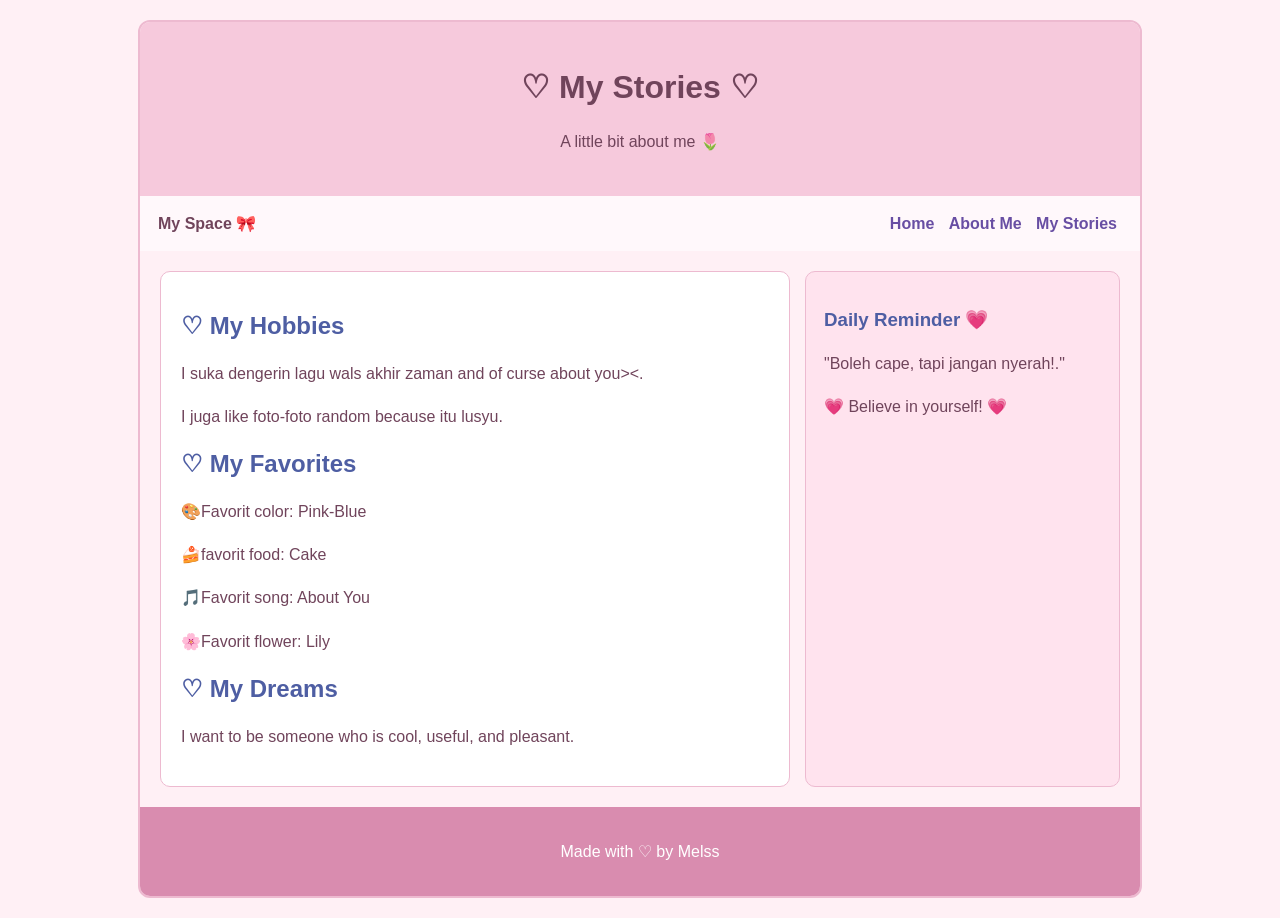
<file: Pertemuan3/mystories.html>
<!DOCTYPE html>
<html lang="id">
<head>
    <meta charset="UTF-8">
    <title>My Stories</title>
    <link rel="stylesheet" href="style.css">
</head>
<body>

<div class="container">

    <header>
        <h1>♡ My Stories ♡</h1>
        <p>A little bit about me 🌷</p>
    </header>

    <nav>
        <b>My Space 🎀</b>
        <div>
            <a href="index.html">Home</a>
            <a href="datadiri.html">About Me</a>
            <a href="mystories.html">My Stories</a>
        </div>
    </nav>

    <section>
        <article>
            <h2>♡ My Hobbies</h2>
            <p>
                I suka dengerin lagu wals akhir zaman and of curse about you><.
            </p>
            <p>
                I juga like foto-foto random because itu lusyu.
            </p>

            <h2>♡ My Favorites</h2>
            <p>🎨Favorit color: Pink-Blue</p>
            <p>🍰favorit food: Cake</p>
            <p>🎵Favorit song: About You</p>
            <p>🌸Favorit flower: Lily</p>

            <h2>♡ My Dreams</h2>
            <p>
                I want to be someone who is cool, useful, and pleasant.
            </p>
        </article>

        <aside>
            <h3>Daily Reminder 💗</h3>
            <p>
                "Boleh cape, tapi jangan nyerah!."
            </p>
            <p>💗 Believe in yourself! 💗</p>
        </aside>
    </section>

    <footer>
        <p>Made with ♡ by Melss</p>
    </footer>

</div>

</body>
</html>
</file>
<file: Pertemuan3/style.css>
/* Warna dan tulisan utama */
body {
    background-color: #fff0f5;
    color: #70445b;
    font-family: Arial, sans-serif;
    margin: 0;
    padding: 20px;
}

/* Kotak website */
.container {
    max-width: 1000px;
    margin: auto;
    border: 2px solid #edbad0;
    border-radius: 12px;
    overflow: hidden;
}

/* Bagian atas */
header {
    background-color: #f6c9dc;
    text-align: center;
    padding: 25px;
}

/* Menu navigasi: Flexbox */
nav {
    background-color: #fff8fb;
    padding: 18px;
    display: flex;
    justify-content: space-between;
    align-items: center;
    gap: 15px;
}

nav a {
    color: #684ea3;
    text-decoration: none;
    margin: 5px;
    font-weight: bold;
}

nav a:hover {
    color: #d45d91;
}

/* Konten: CSS Grid */
section {
    background-color: #fff0f5;
    padding: 20px;
    display: grid;
    grid-template-columns: 2fr 1fr;
    gap: 15px;
}

/* Konten utama */
article {
    background-color: white;
    border: 1px solid #edbad0;
    border-radius: 10px;
    padding: 20px;
}

h2, h3 {
    color: #4e5ea3;
}

p {
    line-height: 1.7;
}

/* Informasi samping */
aside {
    background-color: #ffe3ee;
    border: 1px solid #edbad0;
    border-radius: 10px;
    padding: 18px;
}

/* Tombol */
.tombol {
    display: inline-block;
    background-color: #d98caf;
    color: white;
    padding: 10px 15px;
    border-radius: 20px;
    text-decoration: none;
}

/* Foto profil */
.foto {
    width: 150px;
    height: 180px;
    object-fit: cover;
    border: 4px solid #974d6c;
    border-radius: 12px;
}

/* Galeri foto: CSS Grid */
.galeri {
    display: grid;
    grid-template-columns: repeat(3, 1fr);
    gap: 10px;
}

.galeri img {
    width: 100%;
    height: 130px;
    object-fit: cover;
    border-radius: 10px;
    border: 3px solid #f6c9dc;
}

/* Tabel biodata */
table {
    width: 100%;
    border-collapse: collapse;
}

td {
    border: 1px solid #edbad0;
    padding: 10px;
}

tr:nth-child(odd) {
    background-color: #fff0f5;
}

/* Bagian bawah */
footer {
    background-color: #d98caf;
    color: white;
    text-align: center;
    padding: 15px;
}

/* Tampilan HP */
@media (max-width: 600px) {
    body {
        padding: 8px;
    }

    nav {
        flex-direction: column;
    }

    section {
        grid-template-columns: 1fr;
        padding: 10px;
    }

    .galeri img {
        height: 90px;
    }
}
</file>
<file: Pertemuan4/style.css>
/* ==========================================================================
   1. RESET & BASE STYLES
   ========================================================================== */
*, *::before, *::after {
    box-sizing: border-box;
    margin: 0;
    padding: 0;
}

html {
    scroll-behavior: smooth;
    font-size: 16px;
}

body {
    font-family: 'Segoe UI', -apple-system, BlinkMacSystemFont, Roboto, sans-serif;
    background-color: #12100e; /* Dark amber-black, cozy vibe */
    color: #e5dfd5;
    line-height: 1.6;
    overflow-x: hidden;
}

/* ==========================================================================
   2. TYPOGRAPHY & COMMON COMPONENTS
   ========================================================================== */
h1, h2, h3 {
    font-weight: 700;
    letter-spacing: -0.02em;
}

em {
    font-family: 'Georgia', serif;
    font-style: italic;
    color: #f59e0b; /* Warm acoustic orange/amber */
}

.section-label {
    font-size: 0.75rem;
    font-weight: 700;
    letter-spacing: 0.25em;
    color: #d97706;
    text-transform: uppercase;
    margin-bottom: 0.75rem;
}

.section-card {
    background: rgba(255, 255, 255, 0.03);
    border: 1px solid rgba(245, 158, 11, 0.15);
    backdrop-filter: blur(10px);
    border-radius: 20px;
    padding: 3rem 2rem;
    max-width: 900px;
    margin: 0 auto 5rem;
    box-shadow: 0 20px 40px rgba(0, 0, 0, 0.4);
}

/* ==========================================================================
   3. NAVIGATION
   ========================================================================== */
nav {
    position: fixed;
    top: 0;
    left: 0;
    width: 100%;
    display: flex;
    justify-content: space-between;
    align-items: center;
    padding: 1.25rem 8%;
    background: rgba(18, 16, 14, 0.85);
    backdrop-filter: blur(12px);
    z-index: 1000;
    border-bottom: 1px solid rgba(245, 158, 11, 0.1);
}

.logo {
    font-weight: 800;
    font-size: 1.25rem;
    letter-spacing: 0.15em;
    color: #ffffff;
    text-decoration: none;
}

.logo span {
    color: #f59e0b;
}

.nav-links {
    display: flex;
    gap: 2rem;
}

.nav-links a {
    color: #d1c9bd;
    text-decoration: none;
    font-size: 0.9rem;
    font-weight: 500;
    letter-spacing: 0.05em;
    transition: color 0.3s ease;
}

.nav-links a:hover {
    color: #f59e0b;
}

/* ==========================================================================
   4. HERO SECTION
   ========================================================================== */
header#top {
    position: relative;
    min-height: 100vh;
    display: flex;
    flex-direction: column;
    justify-content: center;
    align-items: center;
    background: radial-gradient(circle at 50% 30%, #3d2208 0%, #12100e 70%);
    text-align: center;
    padding: 6rem 1.5rem 4rem;
    overflow: hidden;
}

.hero {
    position: relative;
    z-index: 2;
    max-width: 700px;
}

.moon {
    font-size: 2.5rem;
    color: #f59e0b;
    margin-bottom: 1rem;
    animation: pulse 4s infinite ease-in-out;
}

.eyebrow {
    font-size: 0.8rem;
    letter-spacing: 0.3em;
    color: #fbbf24;
    margin-bottom: 1rem;
}

.hero h1 {
    font-size: clamp(3rem, 8vw, 5.5rem);
    line-height: 1;
    margin-bottom: 1.5rem;
    color: #ffffff;
    text-shadow: 0 0 30px rgba(245, 158, 11, 0.3);
}

.hero-text {
    font-size: 1.1rem;
    color: #a89f91;
    margin-bottom: 2.5rem;
}

.hero-button {
    display: inline-block;
    padding: 0.9rem 2rem;
    border-radius: 50px;
    background: linear-gradient(135deg, #f59e0b, #d97706);
    color: #12100e;
    text-decoration: none;
    font-weight: 700;
    font-size: 0.85rem;
    letter-spacing: 0.1em;
    box-shadow: 0 10px 25px rgba(245, 158, 11, 0.3);
    transition: transform 0.3s ease, box-shadow 0.3s ease;
}

.hero-button:hover {
    transform: translateY(-3px);
    box-shadow: 0 15px 30px rgba(245, 158, 11, 0.5);
}

/* Floating Symbols/Math/Icons Animation (+, x, =, ÷) */
.floating-star {
    position: absolute;
    color: #fbbf24;
    opacity: 0.5;
    font-family: monospace;
    animation: float 6s infinite ease-in-out;
}

.star-one { top: 15%; left: -5%; font-size: 2rem; animation-delay: 0s; }
.star-two { top: 55%; right: -5%; font-size: 1.8rem; animation-delay: 2s; }
.star-three { bottom: 15%; left: 5%; font-size: 2.2rem; animation-delay: 4s; }

/* ==========================================================================
   5. MAIN CONTENT & SECTIONS
   ========================================================================== */
main {
    padding: 4rem 1.5rem;
}

/* About Section */
.about h2 {
    font-size: 2.2rem;
    margin-bottom: 1.5rem;
    color: #ffffff;
}

.about p {
    color: #d1c9bd;
    margin-bottom: 1.0rem;
    font-size: 1.05rem;
}

.signature {
    margin-top: 2rem;
    font-style: italic;
    color: #f59e0b;
    font-size: 0.95rem;
}

/* Eras / Albums Section */
.eras-section {
    max-width: 1000px;
    margin: 0 auto 5rem;
    text-align: center;
}

.eras-section h2 {
    font-size: 2.5rem;
    color: #ffffff;
}

.eras-section .intro {
    color: #a89f91;
    margin-bottom: 3rem;
}

.era-grid {
    display: grid;
    grid-template-columns: repeat(auto-fit, minmax(220px, 1fr));
    gap: 1.5rem;
}

.era-card {
    background: rgba(255, 255, 255, 0.03);
    border: 1px solid rgba(255, 255, 255, 0.08);
    border-radius: 20px;
    padding: 2rem 1.5rem;
    display: flex;
    flex-direction: column;
    justify-content: space-between;
    transition: transform 0.3s ease, border-color 0.3s ease, box-shadow 0.3s ease;
}

.era-card:hover {
    transform: translateY(-8px);
}

.era-art {
    margin-bottom: 1.5rem;
}

.era-icon {
    font-size: 2rem;
    display: block;
    margin-bottom: 0.75rem;
    font-weight: bold;
}

.era-art h3 {
    font-size: 1.4rem;
    color: #ffffff;
    margin-bottom: 0.25rem;
}

.era-art p {
    font-size: 0.85rem;
    color: #a89f91;
}

.mini-star {
    display: block;
    margin-top: 0.75rem;
    font-size: 0.9rem;
}

.era-year {
    font-size: 0.7rem;
    font-weight: 700;
    letter-spacing: 0.1em;
    opacity: 0.8;
}

/* Specific Album Themes (Ed Sheeran: +, x, =, ÷) */
.era-1989 { border-color: rgba(34, 197, 94, 0.3); } /* Plus (+) Green */
.era-1989 .era-icon, .era-1989 .mini-star, .era-1989 .era-year { color: #22c55e; }
.era-1989:hover { box-shadow: 0 10px 30px rgba(34, 197, 94, 0.2); }

.era-midnights { border-color: rgba(239, 68, 68, 0.3); } /* Multiply (x) Red */
.era-midnights .era-icon, .era-midnights .mini-star, .era-midnights .era-year { color: #ef4444; }
.era-midnights:hover { box-shadow: 0 10px 30px rgba(239, 68, 68, 0.2); }

.era-poets { border-color: rgba(59, 130, 246, 0.3); } /* Divide (÷) Blue */
.era-poets .era-icon, .era-poets .mini-star, .era-poets .era-year { color: #3b82f6; }
.era-poets:hover { box-shadow: 0 10px 30px rgba(59, 130, 246, 0.2); }

.era-lover { border-color: rgba(249, 115, 22, 0.3); } /* Equals (=) Orange */
.era-lover .era-icon, .era-lover .mini-star, .era-lover .era-year { color: #f97316; }
.era-lover:hover { box-shadow: 0 10px 30px rgba(249, 115, 22, 0.2); }

/* Songs Section */
.songs-section h2 {
    font-size: 2.2rem;
    color: #ffffff;
    margin-bottom: 2rem;
}

.song {
    display: flex;
    align-items: center;
    padding: 1rem 1.25rem;
    border-radius: 12px;
    background: rgba(255, 255, 255, 0.02);
    border: 1px solid rgba(255, 255, 255, 0.04);
    margin-bottom: 0.75rem;
    transition: background 0.3s ease, transform 0.2s ease;
}

.song:hover {
    background: rgba(255, 255, 255, 0.06);
    transform: translateX(5px);
}

.song-number {
    font-size: 0.85rem;
    font-weight: 700;
    color: #a89f91;
    width: 40px;
}

.song-info {
    flex-grow: 1;
}

.song-info h3 {
    font-size: 1.05rem;
    color: #ffffff;
}

.song-info p {
    font-size: 0.8rem;
    color: #a89f91;
}

.song-note {
    color: #f59e0b;
    opacity: 0.7;
}

/* Quote Section */
.quote-section {
    text-align: center;
    padding: 4rem 1.5rem;
    max-width: 700px;
    margin: 0 auto 5rem;
}

.quote-star {
    font-size: 1.5rem;
    color: #f59e0b;
    margin-bottom: 1.0rem;
    display: block;
}

.quote-section h2 {
    font-size: 2rem;
    color: #ffffff;
    line-height: 1.3;
    margin-bottom: 0.75rem;
}

.quote-section p {
    color: #a89f91;
}

/* Ending Section */
.ending {
    text-align: center;
}

.ending h2 {
    font-size: 2.2rem;
    color: #ffffff;
    margin-bottom: 1rem;
}

.ending p {
    color: #d1c9bd;
}

/* ==========================================================================
   6. FOOTER & SCROLL TOP BUTTON
   ========================================================================== */
footer {
    text-align: center;
    padding: 3rem 1.5rem;
    border-top: 1px solid rgba(245, 158, 11, 0.1);
    background: #0a0907;
}

footer p {
    font-size: 0.85rem;
    font-weight: 600;
    letter-spacing: 0.1em;
    color: #d1c9bd;
    margin-bottom: 0.25rem;
}

footer small {
    font-size: 0.75rem;
    color: #a89f91;
}

#scrollTopBtn {
    position: fixed;
    bottom: 2rem;
    right: 2rem;
    width: 48px;
    height: 48px;
    border-radius: 50%;
    background: rgba(245, 158, 11, 0.2);
    color: #ffffff;
    border: 1px solid rgba(245, 158, 11, 0.4);
    backdrop-filter: blur(8px);
    font-size: 1.2rem;
    cursor: pointer;
    transition: all 0.3s ease;
    z-index: 99;
}

#scrollTopBtn:hover {
    background: #f59e0b;
    color: #12100e;
    transform: translateY(-3px);
    box-shadow: 0 10px 20px rgba(245, 158, 11, 0.4);
}

/* ==========================================================================
   7. KEYFRAMES & RESPONSIVE DESIGN
   ========================================================================== */
@keyframes float {
    0%, 100% { transform: translateY(0); }
    50% { transform: translateY(-12px); }
}

@keyframes pulse {
    0%, 100% { opacity: 1; transform: scale(1); }
    50% { opacity: 0.7; transform: scale(0.95); }
}

@media (max-width: 600px) {
    nav {
        padding: 1rem 5%;
    }
    
    .nav-links {
        gap: 1rem;
    }

    .section-card {
        padding: 2rem 1.25rem;
    }

    #scrollTopBtn {
        bottom: 1.25rem;
        right: 1.25rem;
        width: 42px;
        height: 42px;
    }
}
</file>
<file: Pertemuan5/style.css>
:root {
    --crocs-green: #00a859;
    --crocs-dark: #121212;
    --crocs-light: #f4f6f8;
}

body {
    font-family: 'Poppins', sans-serif;
    background-color: var(--crocs-light);
    color: #333;
}

.navbar-brand {
    font-weight: 700;
    font-size: 1.6rem;
    color: var(--crocs-green) !important;
    letter-spacing: 1px;
}

.btn-crocs {
    background-color: var(--crocs-green);
    color: white;
    font-weight: 600;
    border-radius: 25px;
    padding: 8px 20px;
    border: none;
    transition: all 0.3s ease;
}

.btn-crocs:hover {
    background-color: #008747;
    color: white;
    transform: translateY(-2px);
}

.banner-promo {
    background: linear-gradient(135deg, #00a859 0%, #005c31 100%);
}

.card-product {
    border: none;
    border-radius: 16px;
    overflow: hidden;
    transition: transform 0.3s ease, box-shadow 0.3s ease;
    background: #ffffff;
}

.card-product:hover {
    transform: translateY(-5px);
    box-shadow: 0 10px 20px rgba(0,0,0,0.08);
}

.product-img {
    height: 290px;
    object-fit: cover;
    background-color: #eef2f5;
}

.cart-panel {
    display: none;
    border-radius: 16px;
    border: none;
}
</file>
